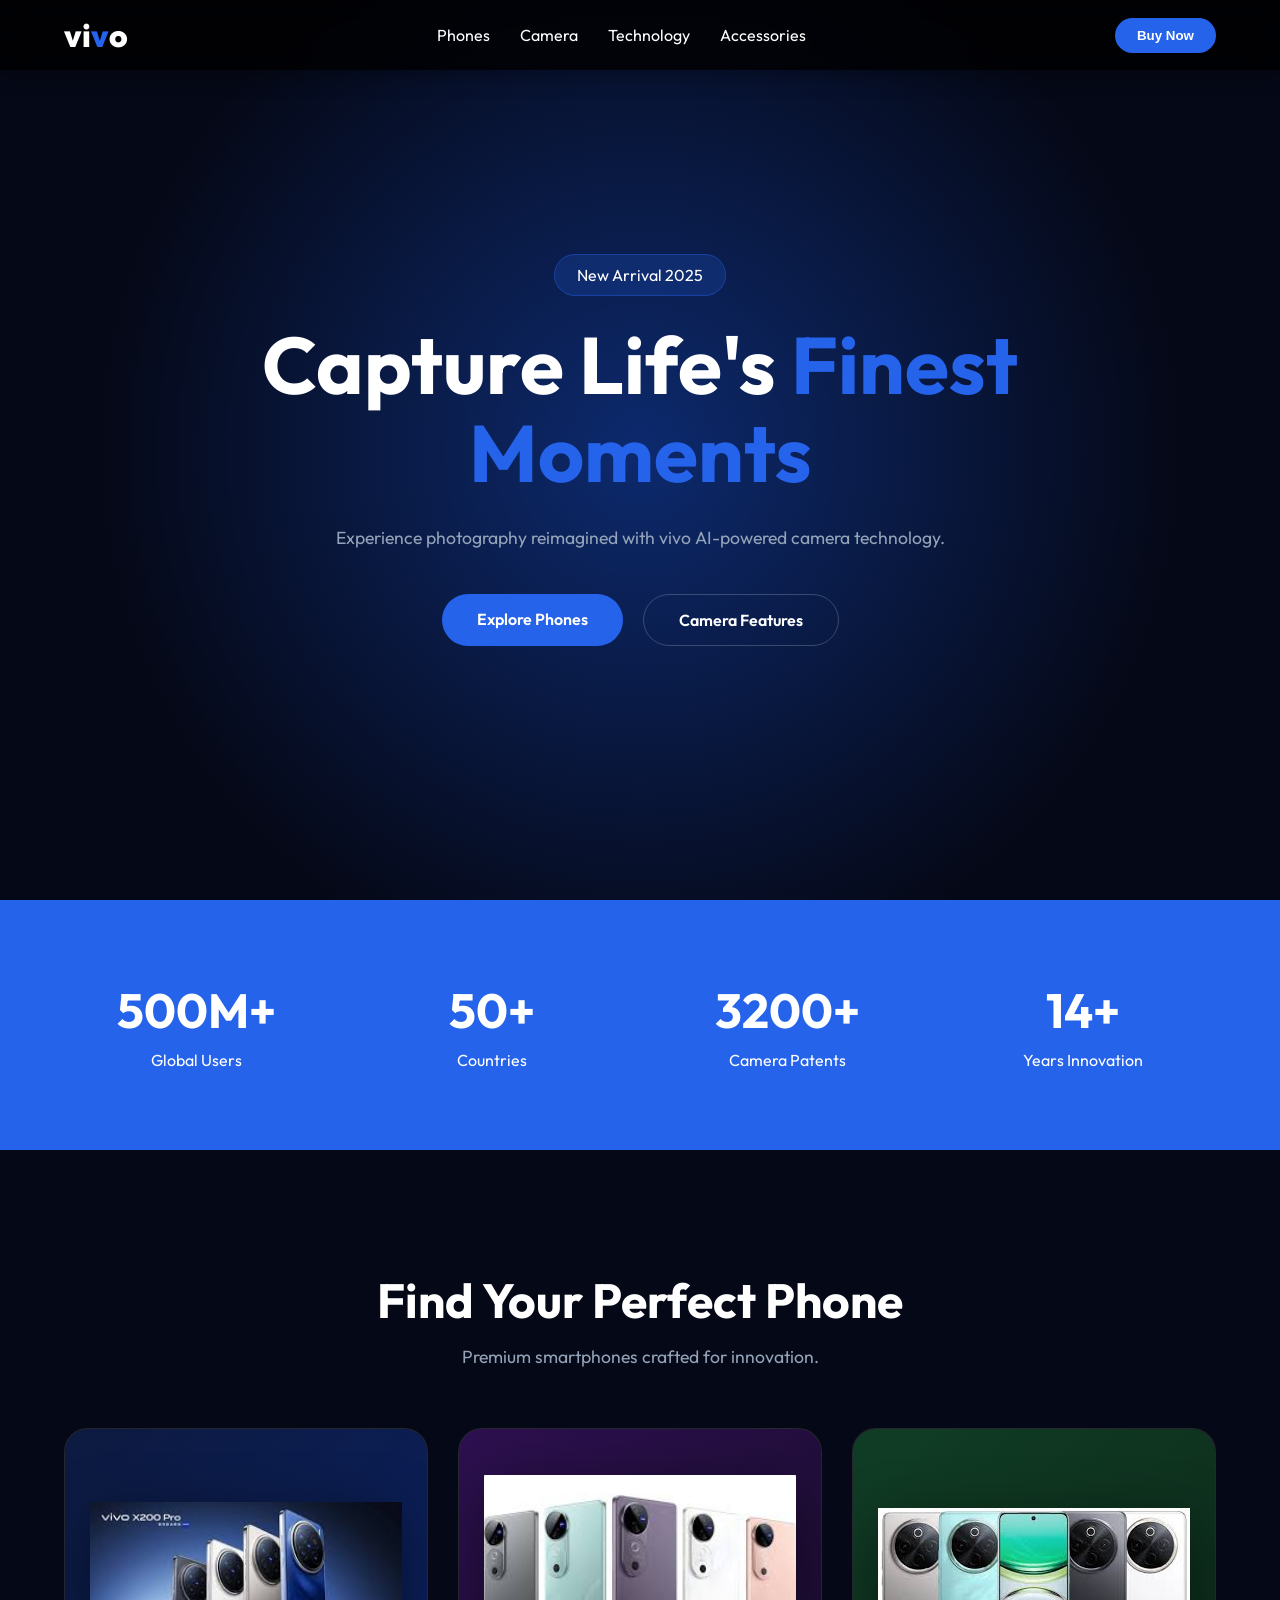
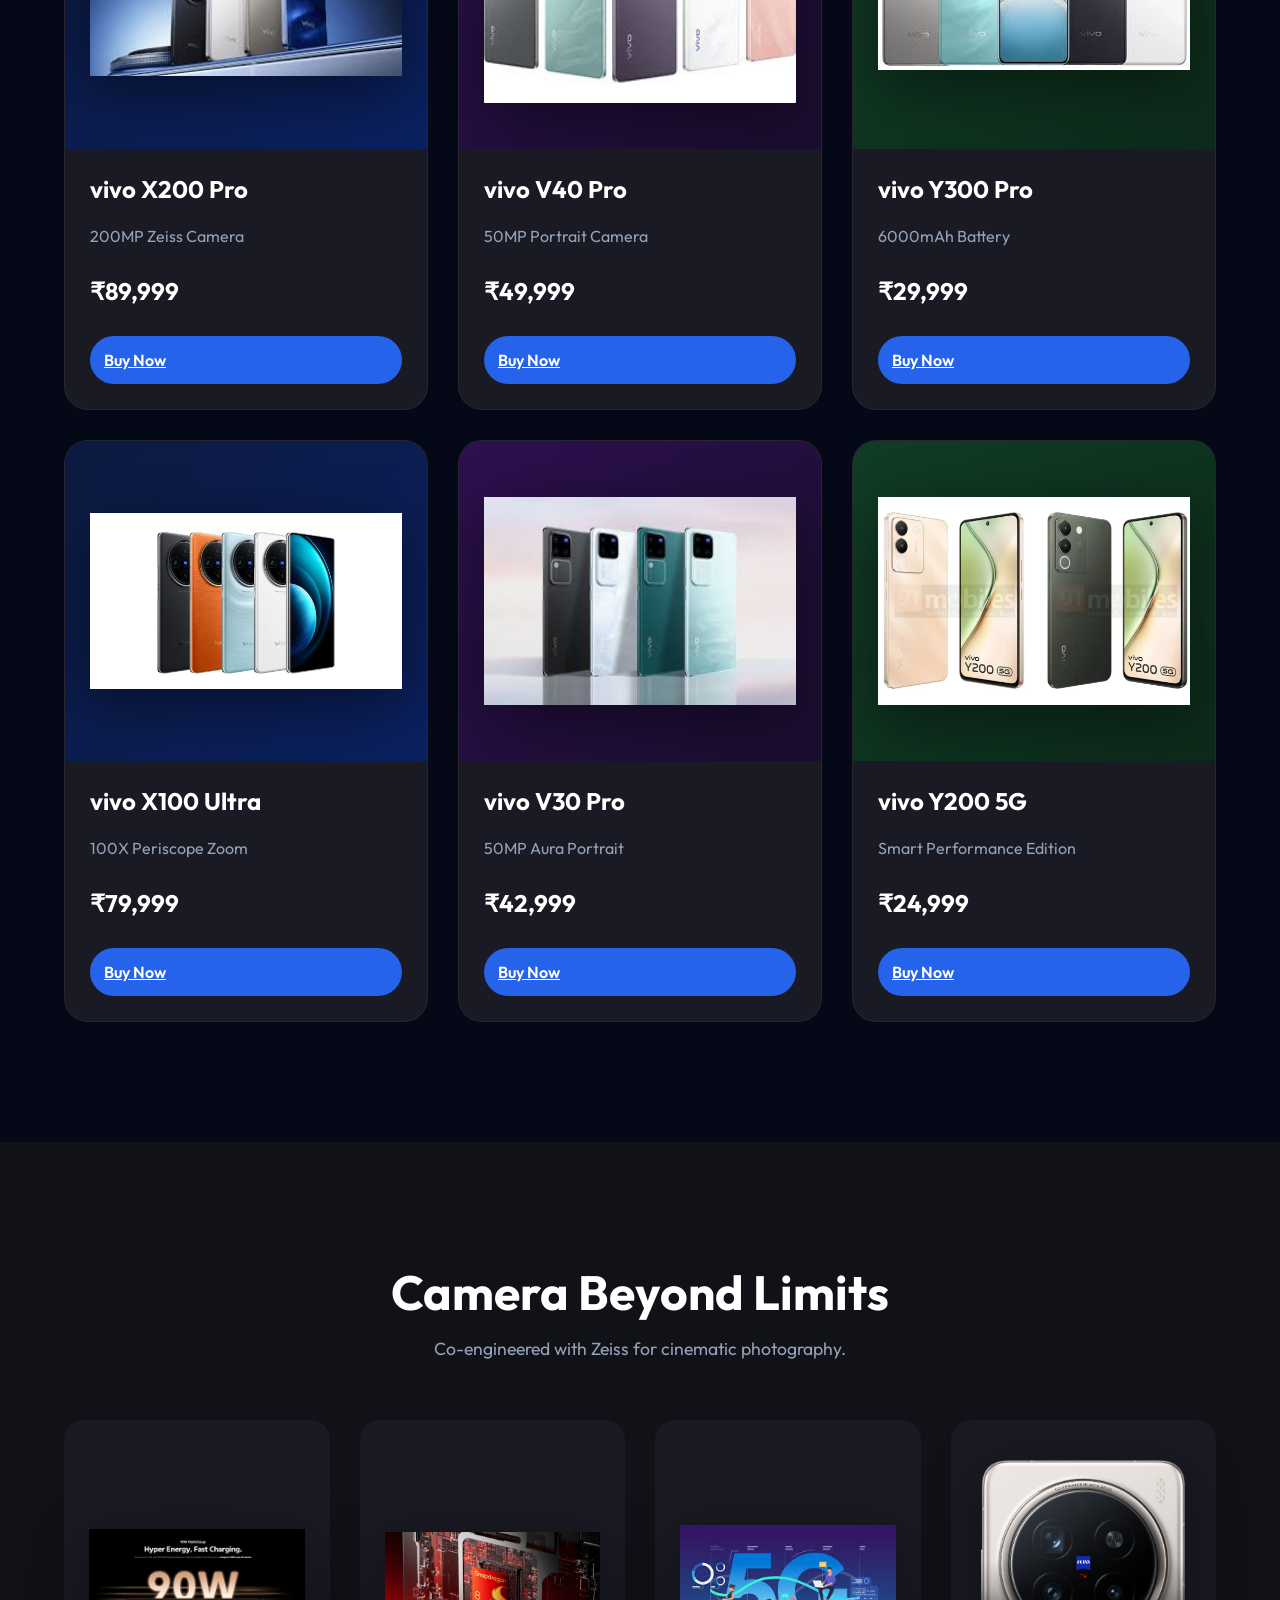
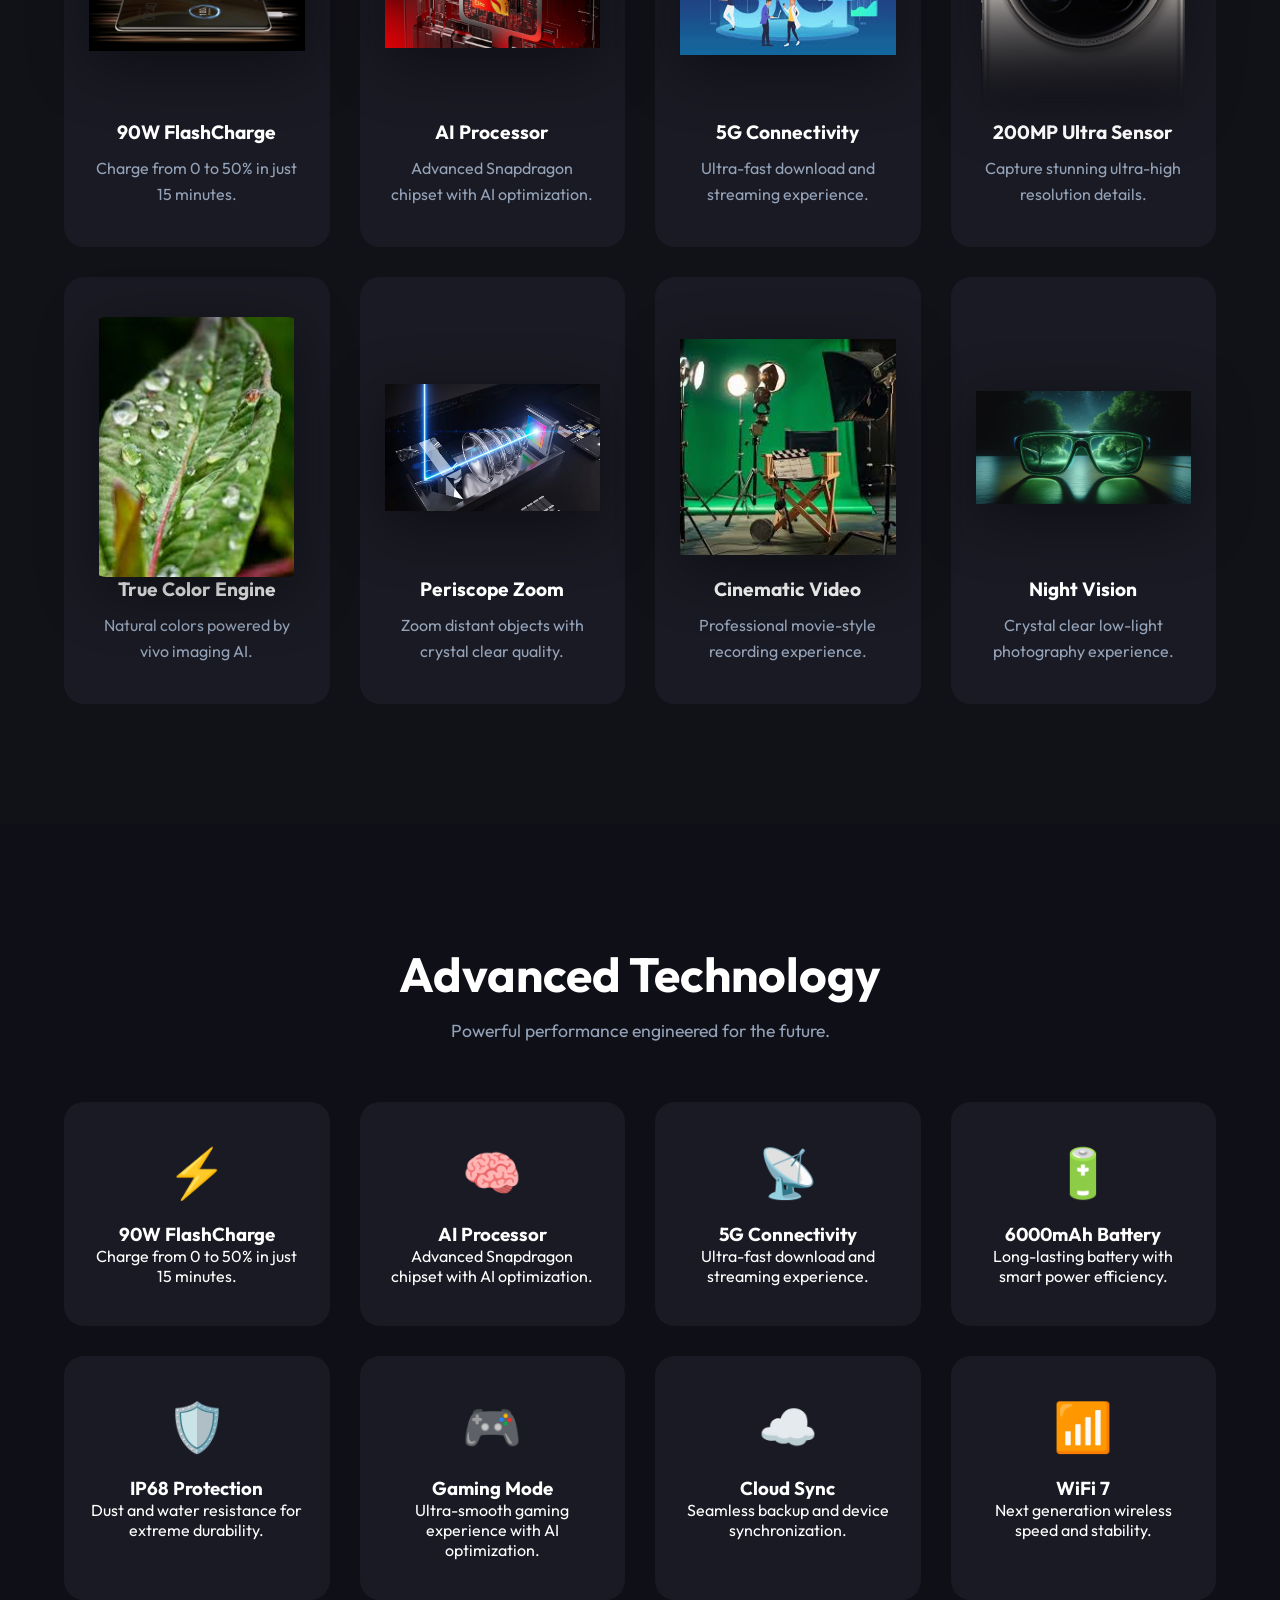
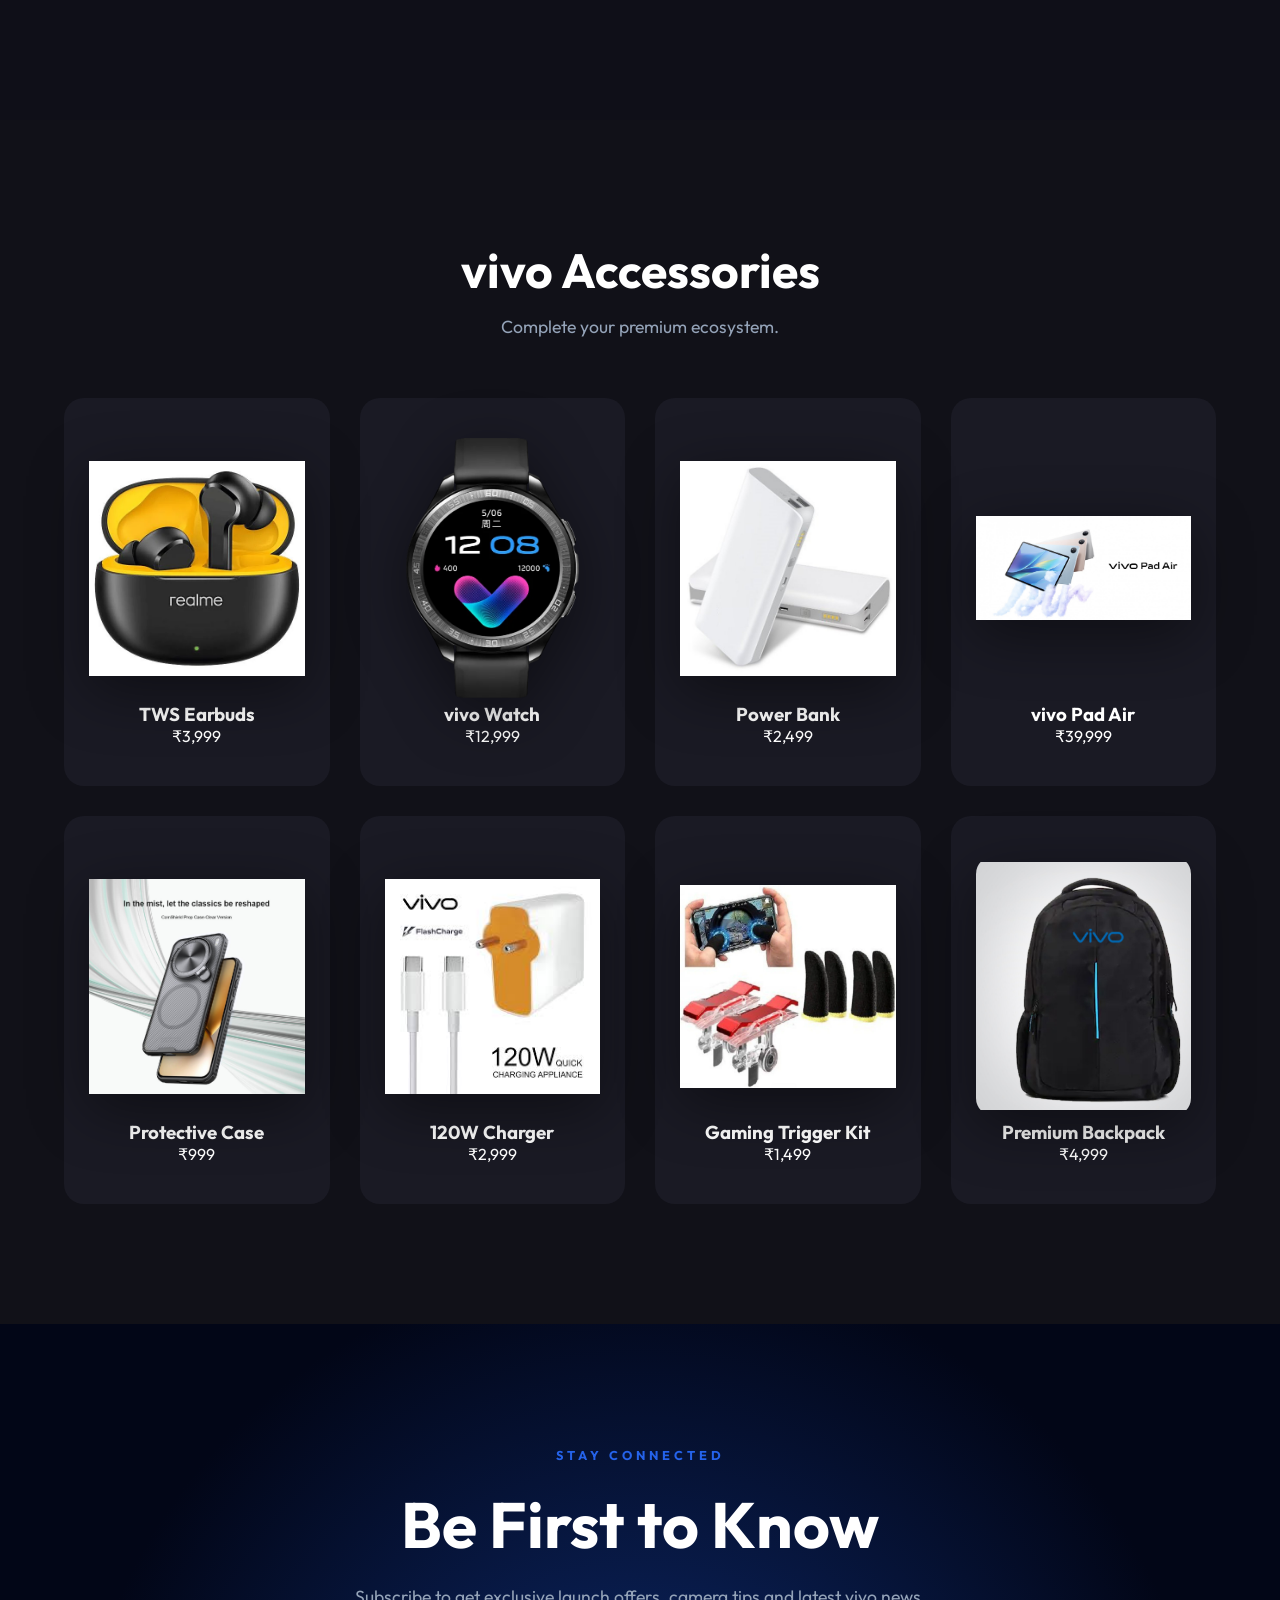
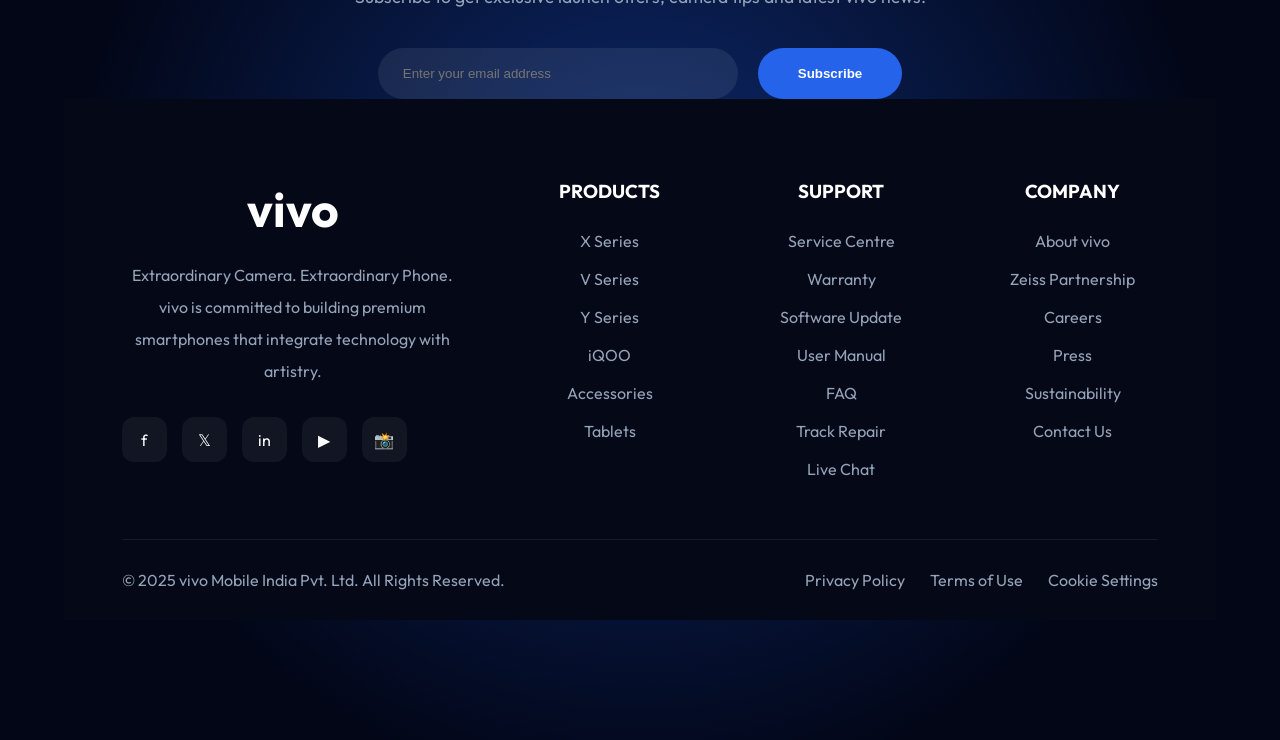
<file: Vivo-clone/index.html>
<!DOCTYPE html>
<html lang="en">

<head>

  <meta charset="UTF-8">
  <meta name="viewport" content="width=device-width, initial-scale=1.0">

  <title>vivo Clone</title>

  <link rel="stylesheet" href="css/style.css">

  <link href="https://fonts.googleapis.com/css2?family=Outfit:wght@300;400;500;600;700;800&display=swap"
    rel="stylesheet">

</head>

<body>

  <!-- NAVBAR -->

  <nav id="navbar">

    <a href="#" class="nav-logo">
      vi<span>v</span>o
    </a>

    <ul class="nav-links">

      <li><a href="#products">Phones</a></li>
      <li><a href="#camera">Camera</a></li>
      <li><a href="#technology">Technology</a></li>
      <li><a href="#accessories">Accessories</a></li>

    </ul>

    <div class="nav-actions">

      <button class="btn-nav">
        Buy Now
      </button>

      <button class="hamburger" onclick="toggleMenu()">
        ☰
      </button>

    </div>

  </nav>

  <!-- HERO -->

  <section class="hero">

    <div class="hero-content">

      <div class="hero-badge">
        New Arrival 2025
      </div>

      <h1>
        Capture Life's
        <span class="highlight">
          Finest Moments
        </span>
      </h1>

      <p>
        Experience photography reimagined with vivo AI-powered camera technology.
      </p>

      <div class="hero-btns">

        <a href="#products" class="btn-primary">
          Explore Phones
        </a>

        <a href="#camera" class="btn-outline">
          Camera Features
        </a>

      </div>

    </div>

  </section>

  <!-- STATS -->

  <section class="stats-section">

    <div class="stat-box">
      <h2>500M+</h2>
      <p>Global Users</p>
    </div>

    <div class="stat-box">
      <h2>50+</h2>
      <p>Countries</p>
    </div>

    <div class="stat-box">
      <h2>3200+</h2>
      <p>Camera Patents</p>
    </div>

    <div class="stat-box">
      <h2>14+</h2>
      <p>Years Innovation</p>
    </div>

  </section>

  <!-- PRODUCTS -->

  <section class="products" id="products">

    <div class="section-heading">

      <h2>
        Find Your Perfect Phone
      </h2>

      <p>
        Premium smartphones crafted for innovation.
      </p>

    </div>

    <div class="products-grid">

      <!-- CARD 1 -->

      <div class="product-card">

        <div class="product-img blue-bg">
          <img src="assets/x200-pro.jpeg" class="phone-image">
        </div>

        <div class="product-body">

          <h3>vivo X200 Pro</h3>

          <p>200MP Zeiss Camera</p>

          <div class="product-price">
            ₹89,999
          </div>

          <a href="product.html?phone=x200" class="btn-card">
            Buy Now
          </a>

        </div>

      </div>

      <!-- CARD 2 -->

      <div class="product-card">

        <div class="product-img purple-bg">
          <img src="assets/v40.jpeg" class="phone-image">
        </div>

        <div class="product-body">

          <h3>vivo V40 Pro</h3>

          <p>50MP Portrait Camera</p>

          <div class="product-price">
            ₹49,999
          </div>
          <a href="product.html?phone=v40" class="btn-card">
            Buy Now
          </a>

        </div>

      </div>

      <!-- CARD 3 -->

      <div class="product-card">

        <div class="product-img green-bg">
          <img src="assets/y300.jpeg" class="phone-image">
        </div>

        <div class="product-body">

          <h3>vivo Y300 Pro</h3>

          <p>6000mAh Battery</p>

          <div class="product-price">
            ₹29,999
          </div>

          <a href="product.html?phone=y300" class="btn-card">
            Buy Now
          </a>

        </div>

      </div>

      <!-- CARD 4 -->

      <div class="product-card">

        <div class="product-img blue-bg">
          <img src="assets/x100.jpg" class="phone-image">
        </div>

        <div class="product-body">

          <h3>vivo X100 Ultra</h3>

          <p>100X Periscope Zoom</p>

          <div class="product-price">
            ₹79,999
          </div>
          <a href="product.html?phone=x100" class="btn-card">
            Buy Now
          </a>

        </div>

      </div>

      <!-- CARD 5 -->

      <div class="product-card">

        <div class="product-img purple-bg">
          <img src="assets/v30-pro.jpeg" class="phone-image">
        </div>

        <div class="product-body">

          <h3>vivo V30 Pro</h3>

          <p>50MP Aura Portrait</p>

          <div class="product-price">
            ₹42,999
          </div>

          <a href="product.html?phone=v30" class="btn-card">
            Buy Now
          </a>
        </div>

      </div>

      <!-- CARD 6 -->

      <div class="product-card">

        <div class="product-img green-bg">
          <img src="assets/y200.webp" class="phone-image">
        </div>

        <div class="product-body">

          <h3>vivo Y200 5G</h3>

          <p>Smart Performance Edition</p>

          <div class="product-price">
            ₹24,999
          </div>
          <a href="product.html?phone=y200" class="btn-card">
            Buy Now
          </a>

        </div>

      </div>

    </div>

  </section>

  <!-- CAMERA -->

  <section class="camera-section" id="camera">

    <div class="section-heading">

      <h2>
        Camera Beyond Limits
      </h2>

      <p>
        Co-engineered with Zeiss for cinematic photography.
      </p>

    </div>

    <div class="camera-features">

      <div class="cam-feature">
        <img src="assets/90W FlashCharge.webp" class="phone-image">
        <h3>90W FlashCharge</h3>
        <p>Charge from 0 to 50% in just 15 minutes.</p>
      </div>

      <div class="cam-feature">
        <img src="assets/AI Processor.jpg" class="phone-image">
        <h3>AI Processor</h3>
        <p>Advanced Snapdragon chipset with AI optimization.</p>
      </div>

      <div class="cam-feature">
        <img src="assets/5G Connectivity.jpeg" class="phone-image">
        <h3>5G Connectivity</h3>
        <p>Ultra-fast download and streaming experience.</p>
      </div>

      <div class="cam-feature">
        <img src="assets/200mp.png" class="phone-image">

        <h3>200MP Ultra Sensor</h3>
        <p>Capture stunning ultra-high resolution details.</p>
      </div>

      <div class="cam-feature">
        <img src="assets/True Color Engine.jpeg" class="phone-image">
        <h3>True Color Engine</h3>
        <p>Natural colors powered by vivo imaging AI.</p>
      </div>

      <div class="cam-feature">
        <img src="assets/Periscope Zoom.avif" class="phone-image">

        <h3>Periscope Zoom</h3>
        <p>Zoom distant objects with crystal clear quality.</p>
      </div>

      <div class="cam-feature">
        <img src="assets/Cinematic Video.jpeg" class="phone-image">
        <h3>Cinematic Video</h3>
        <p>Professional movie-style recording experience.</p>
      </div>

      <div class="cam-feature">
        <img src="assets/Night Vision.jpeg" class="phone-image">

        <h3>Night Vision</h3>
        <p>Crystal clear low-light photography experience.</p>
      </div>

    </div>

  </section>
  <!-- TECHNOLOGY SECTION -->

  <section class="technology-section" id="technology">

    <div class="section-heading">

      <h2>
        Advanced Technology
      </h2>

      <p>
        Powerful performance engineered for the future.
      </p>

    </div>

    <div class="technology-grid">

      <div class="tech-card">
        <div class="tech-icon">⚡</div>
        <h3>90W FlashCharge</h3>
        <p>Charge from 0 to 50% in just 15 minutes.</p>
      </div>

      <div class="tech-card">
        <div class="tech-icon">🧠</div>
        <h3>AI Processor</h3>
        <p>Advanced Snapdragon chipset with AI optimization.</p>
      </div>

      <div class="tech-card">
        <div class="tech-icon">📡</div>
        <h3>5G Connectivity</h3>
        <p>Ultra-fast download and streaming experience.</p>
      </div>

      <div class="tech-card">
        <div class="tech-icon">🔋</div>
        <h3>6000mAh Battery</h3>
        <p>Long-lasting battery with smart power efficiency.</p>
      </div>

      <div class="tech-card">
        <div class="tech-icon">🛡️</div>
        <h3>IP68 Protection</h3>
        <p>Dust and water resistance for extreme durability.</p>
      </div>

      <div class="tech-card">
        <div class="tech-icon">🎮</div>
        <h3>Gaming Mode</h3>
        <p>Ultra-smooth gaming experience with AI optimization.</p>
      </div>

      <div class="tech-card">
        <div class="tech-icon">☁️</div>
        <h3>Cloud Sync</h3>
        <p>Seamless backup and device synchronization.</p>
      </div>

      <div class="tech-card">
        <div class="tech-icon">📶</div>
        <h3>WiFi 7</h3>
        <p>Next generation wireless speed and stability.</p>
      </div>

    </div>

  </section>

  <!-- ACCESSORIES SECTION -->

  <section class="accessories-section" id="accessories">

    <div class="section-heading">

      <h2>
        vivo Accessories
      </h2>

      <p>
        Complete your premium ecosystem.
      </p>

    </div>

    <div class="accessories-grid">

      <div class="acc-card">
        <img src="assets/TWS Earbuds.webp" class="phone-image">
        <h3>TWS Earbuds</h3>
        <p>₹3,999</p>
      </div>

      <div class="acc-card">
        <img src="assets/vivo Watch.webp" class="phone-image">
        <h3>vivo Watch</h3>
        <p>₹12,999</p>
      </div>

      <div class="acc-card">
        <img src="assets/powerbank.jpg" class="phone-image">
        <h3>Power Bank</h3>
        <p>₹2,499</p>
      </div>

      <div class="acc-card">
        <img src="assets/vivo pad air.jpg" class="phone-image">
        <h3>vivo Pad Air</h3>
        <p>₹39,999</p>
      </div>

      <div class="acc-card">
        <img src="assets/protective case.jpg" class="phone-image">

        <h3>Protective Case</h3>
        <p>₹999</p>
      </div>

      <div class="acc-card">
        <img src="assets/charger.jpeg" class="phone-image">

        <h3>120W Charger</h3>
        <p>₹2,999</p>
      </div>

      <div class="acc-card">
        <img src="assets/gaming kit.webp" class="phone-image">
        <h3>Gaming Trigger Kit</h3>
        <p>₹1,499</p>
      </div>

      <div class="acc-card">
        <img src="assets/backpack.jpg" class="phone-image">
        <h3>Premium Backpack</h3>
        <p>₹4,999</p>
      </div>

    </div>

  </section>

  <!-- NEWSLETTER -->

  <section class="newsletter-section">

    <div class="newsletter-content">

      <span class="newsletter-label">
        STAY CONNECTED
      </span>

      <h2>
        Be First to Know
      </h2>

      <p>
        Subscribe to get exclusive launch offers,
        camera tips and latest vivo news.
      </p>

      <div class="newsletter-form">

        <input type="email" id="emailInput" placeholder="Enter your email address">

        <button type="button" onclick="subscribeUser()">
          Subscribe
        </button>

      </div>

      <!-- POPUP -->

      <div class="popup" id="popup">

        <div class="popup-content">

          <div class="popup-icon">
            ✓
          </div>

          <h2>
            Thank You!
          </h2>

          <p>
            You have successfully subscribed.
          </p>

          <button onclick="closePopup()">
            Close
          </button>

        </div>

      </div>


    </div>

    <!-- FOOTER -->

    <footer class="footer">

      <div class="footer-grid">

        <!-- BRAND -->

        <div class="footer-brand">

          <h2>vivo</h2>

          <p>
            Extraordinary Camera. Extraordinary Phone.
            vivo is committed to building premium
            smartphones that integrate technology
            with artistry.
          </p>

          <div class="social-icons">

  <a href="https://www.facebook.com/vivoIndia" target="_blank">f</a>

  <a href="https://x.com/Vivo_India" target="_blank">𝕏</a>

  <a href="https://www.linkedin.com/company/vivo-india/" target="_blank">in</a>

  <a href="https://www.youtube.com/@VivoIndiaOfficial" target="_blank">▶</a>

  <a href="https://www.vivo.com/in" target="_blank">📸</a>

</div>

        </div>

        <!-- PRODUCTS -->

        <div class="footer-column">

          <h3>PRODUCTS</h3>

          <a href="#">X Series</a>
          <a href="#">V Series</a>
          <a href="#">Y Series</a>
          <a href="#">iQOO</a>
          <a href="#">Accessories</a>
          <a href="#">Tablets</a>

        </div>

        <!-- SUPPORT -->

        <div class="footer-column">

          <h3>SUPPORT</h3>

          <a href="#">Service Centre</a>
          <a href="#">Warranty</a>
          <a href="#">Software Update</a>
          <a href="#">User Manual</a>
          <a href="#">FAQ</a>
          <a href="#">Track Repair</a>
          <a href="#">Live Chat</a>

        </div>

        <!-- COMPANY -->

        <div class="footer-column">

          <h3>COMPANY</h3>

          <a href="#">About vivo</a>
          <a href="#">Zeiss Partnership</a>
          <a href="#">Careers</a>
          <a href="#">Press</a>
          <a href="#">Sustainability</a>
          <a href="#">Contact Us</a>

        </div>

      </div>

      <!-- FOOTER BOTTOM -->

      <div class="footer-bottom">

        <p>
          © 2025 vivo Mobile India Pvt. Ltd.
          All Rights Reserved.
        </p>

        <div class="footer-bottom-links">

          <a href="#">Privacy Policy</a>
          <a href="#">Terms of Use</a>
          <a href="#">Cookie Settings</a>

        </div>

      </div>

    </footer>
    <script src="js/script.js"></script>

</body>

</html>
</file>
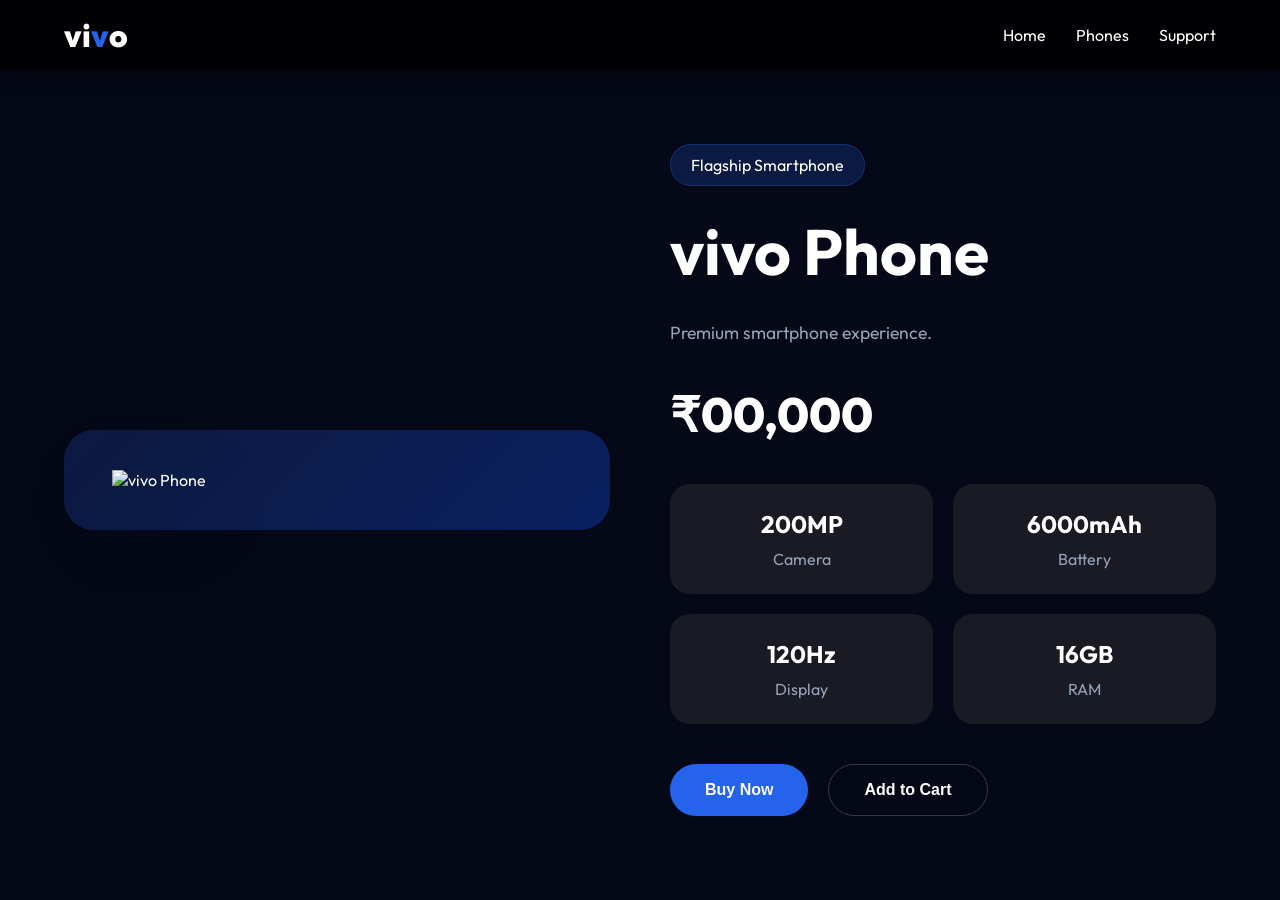
<file: Vivo-clone/product.html>
<!DOCTYPE html>
<html lang="en">

<head>

  <meta charset="UTF-8">

  <meta
    name="viewport"
    content="width=device-width, initial-scale=1.0"
  >

  <title>vivo Product</title>

  <link
    rel="stylesheet"
    href="css/style.css"
  >

  <link href="https://fonts.googleapis.com/css2?family=Outfit:wght@300;400;500;600;700;800&display=swap" rel="stylesheet">

</head>

<body>

  <!-- NAVBAR -->

  <nav>

    <a href="index.html" class="nav-logo">
      vi<span>v</span>o
    </a>

    <ul class="nav-links">

      <li><a href="index.html">Home</a></li>
      <li><a href="index.html#products">Phones</a></li>
      <li><a href="index.html#footer">Support</a></li>

    </ul>

  </nav>

  <!-- PRODUCT PAGE -->

  <section class="product-page">

    <!-- LEFT SIDE -->

    <div class="product-left">

      <div class="product-image-box">

        <img
          id="productImage"
          class="product-page-image"
          alt="vivo Phone"
        >

      </div>

    </div>

    <!-- RIGHT SIDE -->

    <div class="product-right">

      <span class="product-tag">
        Flagship Smartphone
      </span>

      <h1 id="productName">
        vivo Phone
      </h1>

      <p
        class="product-description"
        id="productDescription"
      >
        Premium smartphone experience.
      </p>

      <div
        class="product-price-page"
        id="productPrice"
      >
        ₹00,000
      </div>

      <!-- SPECS -->

      <div class="specs">

        <div class="spec-box">

          <h3 id="spec1">
            200MP
          </h3>

          <p>Camera</p>

        </div>

        <div class="spec-box">

          <h3 id="spec2">
            6000mAh
          </h3>

          <p>Battery</p>

        </div>

        <div class="spec-box">

          <h3 id="spec3">
            120Hz
          </h3>

          <p>Display</p>

        </div>

        <div class="spec-box">

          <h3 id="spec4">
            16GB
          </h3>

          <p>RAM</p>

        </div>

      </div>

      <!-- BUTTONS -->

      <div class="product-buttons">

        <button class="buy-btn">
          Buy Now
        </button>

        <button class="cart-btn">
          Add to Cart
        </button>

      </div>

    </div>

  </section>

  <!-- JS -->

  <script src="js/product.js"></script>

  
</body>

</html>
</file>
<file: Vivo-clone/css/style.css>
*{
  margin:0;
  padding:0;
  box-sizing:border-box;
}

html{
  scroll-behavior:smooth;
}

:root{
  --blue:#2563eb;
  --dark:#050816;
  --dark2:#111118;
  --card:#1a1a24;
  --white:#ffffff;
  --gray:#94a3b8;
}

body{
  font-family:'Outfit',sans-serif;
  background:var(--dark);
  color:var(--white);
  overflow-x:hidden;
}

/* =========================
   NAVBAR
========================= */

nav{
  position:fixed;
  top:0;
  left:0;
  right:0;
  height:70px;
  background:rgba(0,0,0,0.8);
  backdrop-filter:blur(12px);
  display:flex;
  align-items:center;
  justify-content:space-between;
  padding:0 5%;
  z-index:1000;
  box-shadow:0 5px 20px rgba(0,0,0,0.3);
}

.nav-logo{
  font-size:2rem;
  font-weight:800;
  text-decoration:none;
  color:white;
}

.nav-logo span{
  color:var(--blue);
}

.nav-links{
  display:flex;
  gap:30px;
  list-style:none;
}

.nav-links a{
  color:white;
  text-decoration:none;
  transition:0.3s;
}

.nav-links a:hover{
  color:var(--blue);
}

.nav-actions{
  display:flex;
  align-items:center;
  gap:15px;
}

.btn-nav{
  background:var(--blue);
  border:none;
  padding:10px 22px;
  border-radius:30px;
  color:white;
  cursor:pointer;
  font-weight:600;
  transition:0.3s;
}

.btn-nav:hover{
  background:#1d4ed8;
}

.hamburger{
  display:none;
  background:none;
  border:none;
  color:white;
  font-size:1.5rem;
  cursor:pointer;
}

/* =========================
   HERO SECTION
========================= */

.hero{
  min-height:100vh;
  display:flex;
  justify-content:center;
  align-items:center;
  text-align:center;
  padding:120px 5%;
  background:
  radial-gradient(circle at center,
  #0d2a6e 0%,
  #050816 70%);
}

.hero-content{
  max-width:800px;
}

.hero-badge{
  display:inline-block;
  padding:10px 22px;
  border-radius:30px;
  background:rgba(37,99,235,0.2);
  border:1px solid rgba(37,99,235,0.4);
  margin-bottom:25px;
}

.hero h1{
  font-size:5rem;
  line-height:1.1;
  margin-bottom:25px;
}

.highlight{
  color:var(--blue);
}

.hero p{
  color:var(--gray);
  font-size:1.1rem;
  line-height:1.8;
  margin-bottom:40px;
}

.hero-btns{
  display:flex;
  justify-content:center;
  gap:20px;
  flex-wrap:wrap;
}

.btn-primary,
.btn-outline{
  padding:15px 35px;
  border-radius:40px;
  text-decoration:none;
  font-weight:600;
  transition:0.3s;
}

.btn-primary{
  background:var(--blue);
  color:white;
}

.btn-primary:hover{
  background:#1d4ed8;
}

.btn-outline{
  border:1px solid rgba(255,255,255,0.2);
  color:white;
}

.btn-outline:hover{
  background:rgba(255,255,255,0.08);
}

/* =========================
   STATS SECTION
========================= */

.stats-section{
  padding:80px 5%;
  background:var(--blue);
  display:grid;
  grid-template-columns:repeat(4,1fr);
  text-align:center;
  gap:30px;
}

.stat-box h2{
  font-size:3rem;
  margin-bottom:10px;
}

.stat-box p{
  font-size:1rem;
}

/* =========================
   COMMON SECTION
========================= */

section{
  padding:120px 5%;
}

.section-heading{
  text-align:center;
  margin-bottom:60px;
}

.section-heading h2{
  font-size:3rem;
  margin-bottom:15px;
}

.section-heading p{
  color:var(--gray);
  font-size:1.1rem;
}

/* =========================
   PRODUCTS SECTION
========================= */

.products{
  background:var(--dark);
}

.products-grid{
  display:grid;
  grid-template-columns:repeat(3,1fr);
  gap:30px;
}

/* PRODUCT CARD */

.product-card{
  background:var(--card);
  border-radius:24px;
  overflow:hidden;
  transition:0.4s;
  position:relative;
  border:1px solid rgba(255,255,255,0.05);
}

.product-card:hover{

  transform:
  translateY(-12px)
  scale(1.01);

  box-shadow:
  0 25px 45px rgba(0,0,0,0.45);
}

/* PRODUCT IMAGE AREA */

/* PRODUCT IMAGE AREA */

.product-img{

  height:320px;

  display:flex;
  justify-content:center;
  align-items:center;

  overflow:hidden;

  position:relative;

  padding:25px;
}

/* PHONE IMAGE */

/* PHONE IMAGE */

.phone-image{

  width:100%;
  height:260px;

  object-fit:contain;
  object-position:center;

  border-radius:18px;

  transition:0.5s ease;

  filter:
  drop-shadow(0 15px 30px rgba(0,0,0,0.45));
}

.product-card:hover .phone-image{
  transform:
  scale(1.05)
  rotate(-2deg);
}

/* PRODUCT BACKGROUNDS */

.blue-bg{
  background:
  linear-gradient(
    135deg,
    #0d1a40,
    #0a2060
  );
}

.purple-bg{
  background:
  linear-gradient(
    135deg,
    #2d1050,
    #1a0d2e
  );
}

.green-bg{
  background:
  linear-gradient(
    135deg,
    #103d25,
    #0d2a1a
  );
}

.product-body{
  padding:25px;
}
.product-body{

  display:flex;
  flex-direction:column;
  justify-content:space-between;

  height:260px;
}

.product-body h3{
  margin-bottom:12px;
  font-size:1.5rem;
}

.product-body p{
  color:var(--gray);
  margin-bottom:20px;
}

.product-price{
  font-size:1.5rem;
  font-weight:700;
  margin-bottom:20px;
}

.btn-card{
  width:100%;
  padding:14px;
  border:none;
  border-radius:30px;
  background:var(--blue);
  color:white;
  cursor:pointer;
  font-weight:600;
  transition:0.3s;
  position:relative;
  overflow:hidden;
}

.btn-card:hover{
  background:#1d4ed8;
}
.btn-card::before{

  content:"";

  position:absolute;

  top:0;
  left:-100%;

  width:100%;
  height:100%;

  background:
  linear-gradient(
    90deg,
    transparent,
    rgba(255,255,255,0.2),
    transparent
  );

  transition:0.5s;
}

.btn-card:hover::before{
  left:100%;
}

/* =========================
   CAMERA SECTION
========================= */

.camera-section{
  background:var(--dark2);
}

.camera-features{
  display:grid;
  grid-template-columns:repeat(4,1fr);
  gap:30px;
  margin-top:60px;
}

.cam-feature{
  background:var(--card);
  border-radius:20px;
  padding:40px 25px;
  text-align:center;
  min-height:240px;

  display:flex;
  flex-direction:column;
  justify-content:center;
  align-items:center;

  transition:0.4s;
}

.cam-feature:hover{
  transform:translateY(-10px);

  box-shadow:
  0 20px 40px rgba(0,0,0,0.4);
}

.cam-icon{
  font-size:3rem;
  margin-bottom:20px;
}

.cam-feature h3{
  margin-bottom:12px;
  font-size:1.2rem;
}

.cam-feature p{
  color:var(--gray);
  line-height:1.6;
}

/* =========================
   TECHNOLOGY SECTION
========================= */

.technology-section{
  background:#0f0f18;
}

.technology-grid{
  display:grid;
  grid-template-columns:repeat(4,1fr);
  gap:30px;
}

.tech-card{
  background:var(--card);
  border-radius:20px;
  padding:40px 25px;
  text-align:center;
  transition:0.4s;
}

.tech-card:hover{
  transform:translateY(-10px);

  box-shadow:
  0 20px 40px rgba(0,0,0,0.4);
}

.tech-icon{
  font-size:3rem;
  margin-bottom:20px;
}

/* =========================
   ACCESSORIES SECTION
========================= */

.accessories-section{
  background:var(--dark2);
}

.accessories-grid{
  display:grid;
  grid-template-columns:repeat(4,1fr);
  gap:30px;
}

.acc-card{
  background:var(--card);
  border-radius:20px;
  padding:40px 25px;
  text-align:center;
  transition:0.4s;
}

.acc-card:hover{
  transform:translateY(-10px);

  box-shadow:
  0 20px 40px rgba(0,0,0,0.4);
}

.acc-icon{
  font-size:3rem;
  margin-bottom:20px;
}

/* =========================
   NEWSLETTER SECTION
========================= */

.newsletter-section{
  padding:120px 5%;
  text-align:center;

  background:
  radial-gradient(circle at center,
  #0d2a6e 0%,
  #020617 70%);
}

.newsletter-label{
  color:var(--blue);
  letter-spacing:4px;
  font-size:0.8rem;
  font-weight:700;
}

.newsletter-content h2{
  font-size:4rem;
  margin:20px 0;
}

.newsletter-content p{
  color:var(--gray);
  margin-bottom:40px;
  font-size:1.1rem;
}

.newsletter-form{
  display:flex;
  justify-content:center;
  gap:20px;
  flex-wrap:wrap;
}

.newsletter-form input{
  width:360px;
  padding:18px 25px;
  border-radius:40px;
  border:none;
  background:rgba(255,255,255,0.08);
  color:white;
  outline:none;
}

.newsletter-form button{
  padding:18px 40px;
  border:none;
  border-radius:40px;
  background:var(--blue);
  color:white;
  cursor:pointer;
  font-weight:600;
}

/* =========================
   FOOTER
========================= */

.footer{
  background:#050816;
  padding:80px 5% 30px;
}

.footer-grid{
  display:grid;
  grid-template-columns:2fr 1fr 1fr 1fr;
  gap:60px;
  margin-bottom:60px;
}

.footer-brand h2{
  font-size:3rem;
  margin-bottom:20px;
}

.footer-brand p{
  color:var(--gray);
  line-height:2;
  max-width:350px;
}

.social-icons{
  display:flex;
  gap:15px;
  margin-top:30px;
}

.social-icons a{
  width:45px;
  height:45px;
  border-radius:12px;
  background:rgba(255,255,255,0.05);

  display:flex;
  justify-content:center;
  align-items:center;

  text-decoration:none;
  color:white;

  transition:0.3s;
}

.social-icons a:hover{
  background:var(--blue);
}

.footer-column{
  display:flex;
  flex-direction:column;
  gap:18px;
}

.footer-column h3{
  margin-bottom:10px;
}

.footer-column a{
  color:var(--gray);
  text-decoration:none;
  transition:0.3s;
}

.footer-column a:hover{
  color:white;
}

.footer-bottom{
  border-top:1px solid rgba(255,255,255,0.08);

  padding-top:30px;

  display:flex;
  justify-content:space-between;
  flex-wrap:wrap;
  gap:20px;
}

.footer-bottom p{
  color:var(--gray);
}

.footer-bottom-links{
  display:flex;
  gap:25px;
}

.footer-bottom-links a{
  color:var(--gray);
  text-decoration:none;
}

/* =========================
   RESPONSIVE
========================= */

@media(max-width:1200px){

  .products-grid,
  .camera-features,
  .technology-grid,
  .accessories-grid{
    grid-template-columns:repeat(2,1fr);
  }

}

@media(max-width:900px){

  .footer-grid{
    grid-template-columns:1fr 1fr;
  }

}

@media(max-width:768px){

  .nav-links{
    display:none;
  }

  .hamburger{
    display:block;
  }

  .hero h1{
    font-size:3rem;
  }

  .stats-section{
    grid-template-columns:repeat(2,1fr);
  }

  .products-grid,
  .camera-features,
  .technology-grid,
  .accessories-grid{
    grid-template-columns:1fr;
  }

  .phone-image{
  width:100%;
  height:220px;
  object-fit:contain;
}

  .product-img{
    height:260px;
  }

}

@media(max-width:600px){

  .footer-grid{
    grid-template-columns:1fr;
  }

  .newsletter-content h2{
    font-size:2.5rem;
  }

  .newsletter-form input{
    width:100%;
  }

}

/* =========================
   POPUP
========================= */

.popup{

  position:fixed;

  top:0;
  left:0;

  width:100%;
  height:100%;

  background:rgba(0,0,0,0.7);

  display:none;

  justify-content:center;
  align-items:center;

  z-index:9999;
}

.popup-content{

  background:#111827;

  padding:50px 35px;

  border-radius:24px;

  text-align:center;

  width:90%;
  max-width:420px;
}

.popup-icon{

  width:80px;
  height:80px;

  border-radius:50%;

  background:#2563eb;

  display:flex;
  justify-content:center;
  align-items:center;

  margin:0 auto 25px;

  font-size:2rem;
  font-weight:bold;
}

.popup-content h2{
  margin-bottom:15px;
}

.popup-content p{
  color:#94a3b8;
  margin-bottom:30px;
}

.popup-content button{

  padding:14px 35px;

  border:none;

  border-radius:30px;

  background:#2563eb;

  color:white;

  cursor:pointer;
}
/* =========================
   PRODUCT PAGE
========================= */

.product-page{

  min-height:100vh;

  padding:140px 5% 80px;

  display:grid;

  grid-template-columns:1fr 1fr;

  gap:60px;

  align-items:center;
}

/* LEFT */

.product-image-box{

  background:
  linear-gradient(
    135deg,
    #0d1a40,
    #0a2060
  );

  border-radius:30px;

  padding:40px;

  display:flex;
  justify-content:center;
  align-items:center;
}

.product-page-image{

  width:100%;
  max-width:450px;

  object-fit:contain;

  filter:
  drop-shadow(
    0 25px 40px rgba(0,0,0,0.5)
  );
}

/* RIGHT */

.product-tag{

  display:inline-block;

  padding:10px 20px;

  border-radius:30px;

  background:
  rgba(37,99,235,0.2);

  border:
  1px solid rgba(37,99,235,0.3);

  margin-bottom:25px;
}

.product-right h1{

  font-size:4rem;

  margin-bottom:25px;
}

.product-description{

  color:var(--gray);

  line-height:1.8;

  margin-bottom:35px;

  font-size:1.1rem;
}

.product-price-page{

  font-size:3rem;

  font-weight:800;

  margin-bottom:40px;
}

/* SPECS */

.specs{

  display:grid;

  grid-template-columns:repeat(2,1fr);

  gap:20px;

  margin-bottom:40px;
}

.spec-box{

  background:var(--card);

  padding:25px;

  border-radius:20px;

  text-align:center;
}

.spec-box h3{

  font-size:1.5rem;

  margin-bottom:10px;
}

.spec-box p{
  color:var(--gray);
}

/* BUTTONS */

.product-buttons{

  display:flex;

  gap:20px;

  flex-wrap:wrap;
}

.buy-btn,
.cart-btn{

  padding:16px 35px;

  border:none;

  border-radius:40px;

  font-size:1rem;

  font-weight:600;

  cursor:pointer;

  transition:0.3s;
}

.buy-btn{

  background:var(--blue);

  color:white;
}

.buy-btn:hover{
  background:#1d4ed8;
}

.cart-btn{

  background:transparent;

  border:1px solid rgba(255,255,255,0.2);

  color:white;
}

.cart-btn:hover{

  background:
  rgba(255,255,255,0.08);
}

/* RESPONSIVE */

@media(max-width:900px){

  .product-page{

    grid-template-columns:1fr;
  }

  .product-right h1{

    font-size:3rem;
  }

}
</file>
